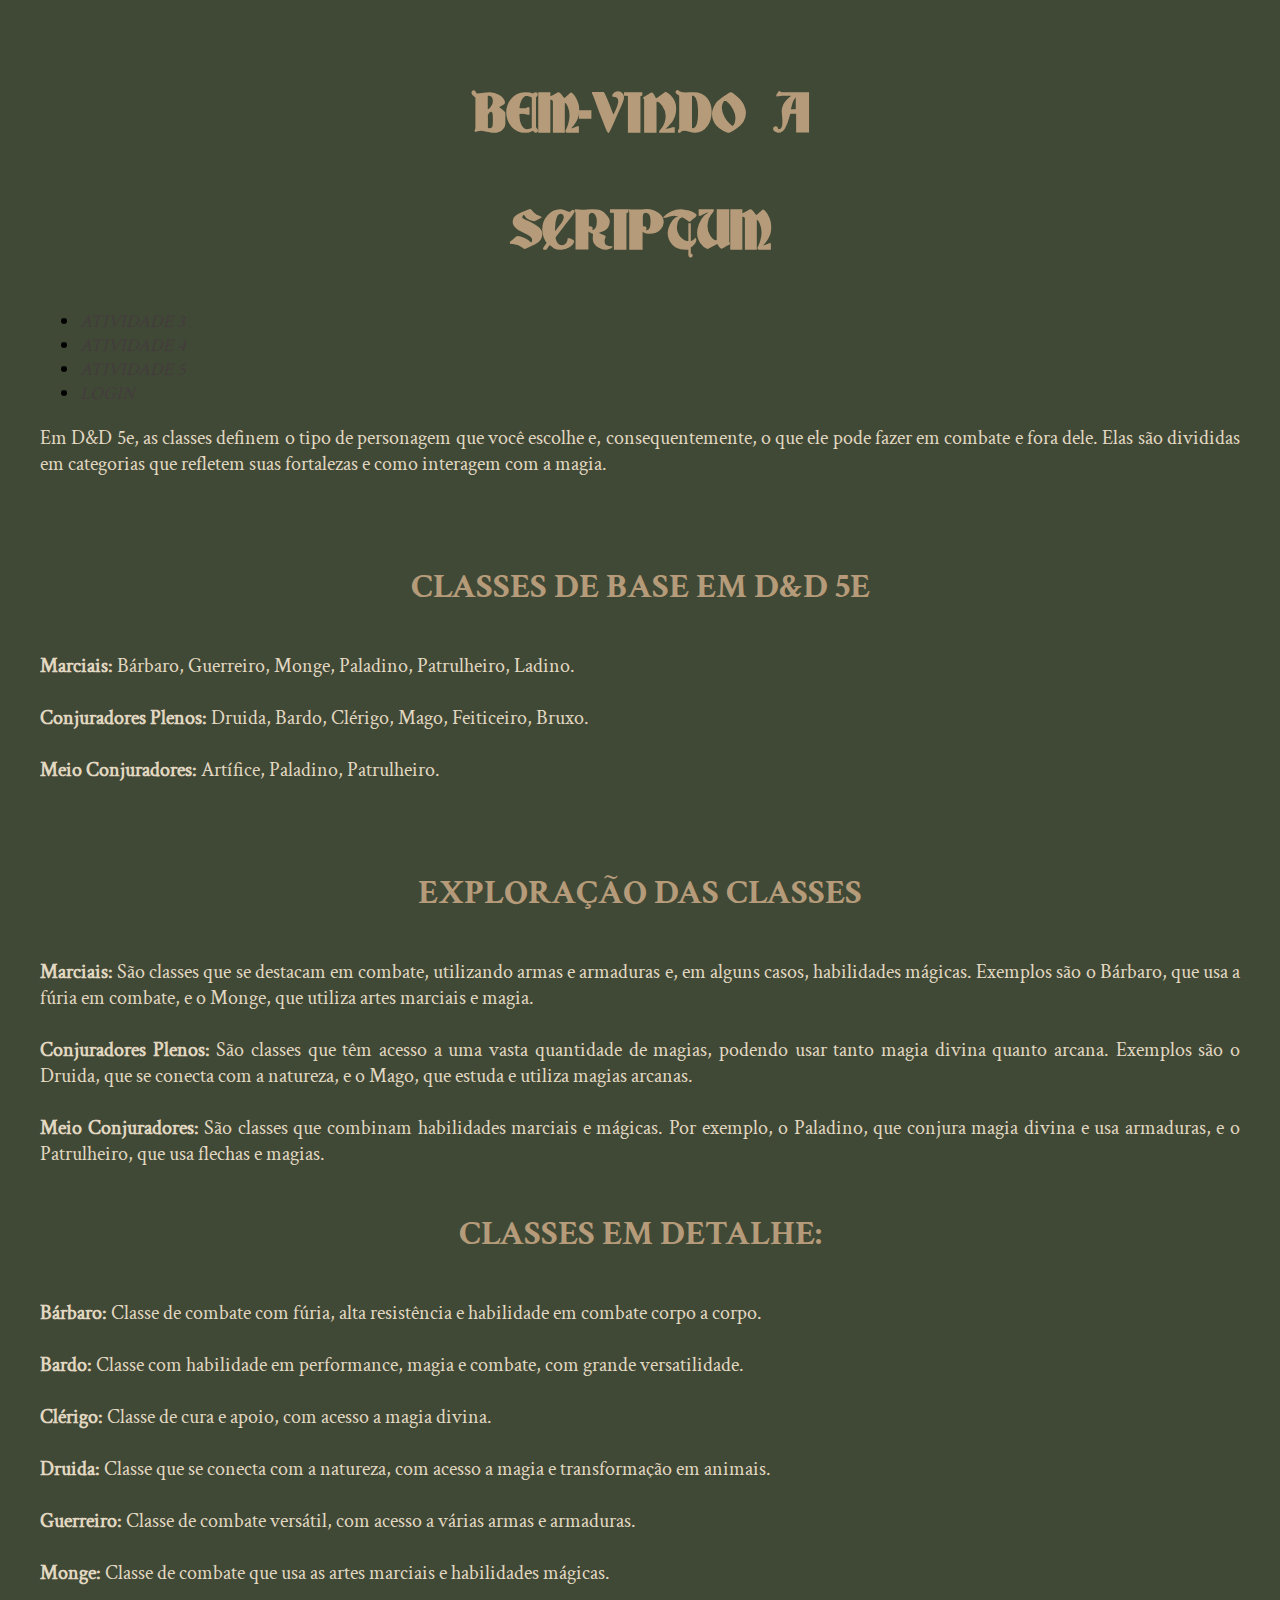
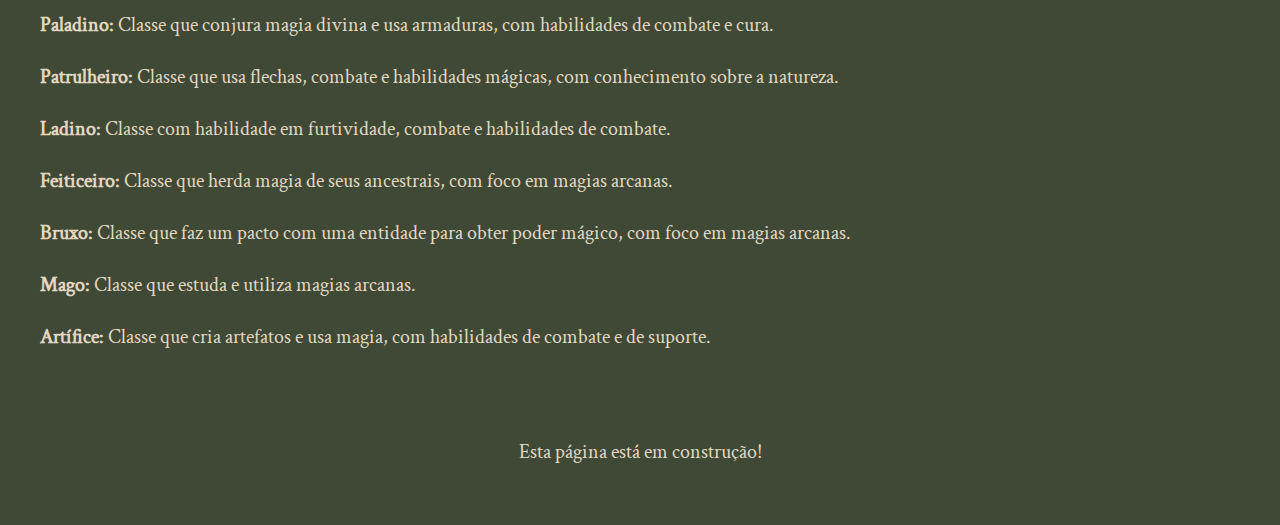
<file: index.html>
<!DOCTYPE html>
<html lang="en">
<head>
    <meta charset="UTF-8">
    <meta name="viewport" content="width=device-width, initial-scale=1.0">

    <!-- Link para o CSS Global -->
    <link href="./infrastructure/assets/css/global/style.css" rel="stylesheet">

    <!-- Link para o CSS de index -->
    <link href="./infrastructure/assets/css/global/index.css" rel="stylesheet">

    <!-- Tag para carregar o favicon -->
    <link rel="shortcut icon" href="infrastructure/assets/icons/old-book.ico" type="image/x-icon">

    <title>prgweb</title>
</head>
<body>

    <div class="interface">
        <div>
            <header>
            <!-- Título da página principal -->
                <h1> Bem-Vindo a </h1>
                <h1> Scriptum </h1>
            </header>
            <nav id="menu">
                <ul>
                    <!-- Link para a página da atividade 3 -->
                    <li><a class="link" target="_blank" href="./infrastructure/pages/atividade-3.html"> ATIVIDADE 3 </a></li>
                    <!-- Link para a página da atividade 4 -->
                    <li><a class="link" target="_blank" href="./infrastructure/pages/atividade-4.html"> ATIVIDADE 4 </a></li>
                    <!-- Link para a página da atividade 5 -->
                    <li><a class="link" target="_blank" href="./infrastructure/pages/atividade-5.html"> ATIVIDADE 5 </a></li>
                    <!-- Link para a página de login -->
                    <li><a class="link" target="_blank" href="./infrastructure/pages/login.html"> LOGIN </a></li>
                </ul>
            </nav>
        </div>

        <main>
            <section class="center">
                <article>
                    <p>
                        <p>Em D&D 5e, as classes definem o tipo de personagem que você escolhe e, consequentemente, o que ele pode fazer em combate e 
                        fora dele. Elas são divididas em categorias que refletem suas fortalezas e como interagem com a magia.</p>
                    <br>

                    <h2>Classes de Base em D&D 5e</h2>
                        <p><b>Marciais:</b> Bárbaro, Guerreiro, Monge, Paladino, Patrulheiro, Ladino.<br><br>
                        <b>Conjuradores Plenos:</b> Druida, Bardo, Clérigo, Mago, Feiticeiro, Bruxo.<br><br>
                        <b>Meio Conjuradores:</b> Artífice, Paladino, Patrulheiro.</p>
                    <br>

                    <h2>Exploração das Classes</h2>
                        <p>
                        <b>Marciais:</b> São classes que se destacam em combate, utilizando armas e armaduras e, em alguns casos, habilidades mágicas.
                        Exemplos são o Bárbaro, que usa a fúria em combate, e o Monge, que utiliza artes marciais e magia.<br><br>
                        <b>Conjuradores Plenos: </b>São classes que têm acesso a uma vasta quantidade de magias, podendo usar tanto magia divina quanto arcana.
                        Exemplos são o Druida, que se conecta com a natureza, e o Mago, que estuda e utiliza magias arcanas.<br><br>
                        <b>Meio Conjuradores: </b>São classes que combinam habilidades marciais e mágicas. Por exemplo, o Paladino, que conjura magia divina e usa armaduras, e o Patrulheiro, que 
                        usa flechas e magias.<br>
                        </p>

                    <h2>Classes em Detalhe:</h2>
                        <p>
                        <b>Bárbaro: </b>Classe de combate com fúria, alta resistência e habilidade em combate corpo a corpo.<br><br>
                        <b>Bardo: </b>Classe com habilidade em performance, magia e combate, com grande versatilidade.<br><br>
                        <b>Clérigo: </b>Classe de cura e apoio, com acesso a magia divina.<br><br>
                        <b>Druida: </b>Classe que se conecta com a natureza, com acesso a magia e transformação em animais.<br><br>
                        <b>Guerreiro: </b>Classe de combate versátil, com acesso a várias armas e armaduras.<br><br>
                        <b>Monge: </b>Classe de combate que usa as artes marciais e habilidades mágicas.<br><br>
                        <b>Paladino: </b>Classe que conjura magia divina e usa armaduras, com habilidades de combate e cura.<br><br>
                        <b>Patrulheiro: </b>Classe que usa flechas, combate e habilidades mágicas, com conhecimento sobre a natureza.<br><br>
                        <b>Ladino: </b>Classe com habilidade em furtividade, combate e habilidades de combate.<br><br>
                        <b>Feiticeiro: </b>Classe que herda magia de seus ancestrais, com foco em magias arcanas.<br><br>
                        <b>Bruxo:</b> Classe que faz um pacto com uma entidade para obter poder mágico, com foco em magias arcanas.<br><br>
                        <b>Mago: </b>Classe que estuda e utiliza magias arcanas.<br><br>
                        <b>Artífice: </b>Classe que cria artefatos e usa magia, com habilidades de combate e de suporte.<br><br>
                        </p>

                    </p>
                </article>
            </section>
        </main>
    </div>

    </div>
    <br>
        <footer>
            <p class="center">
                Esta página está em construção!
            </p>
        </footer>
    </div>

</body>
</html>
</file>
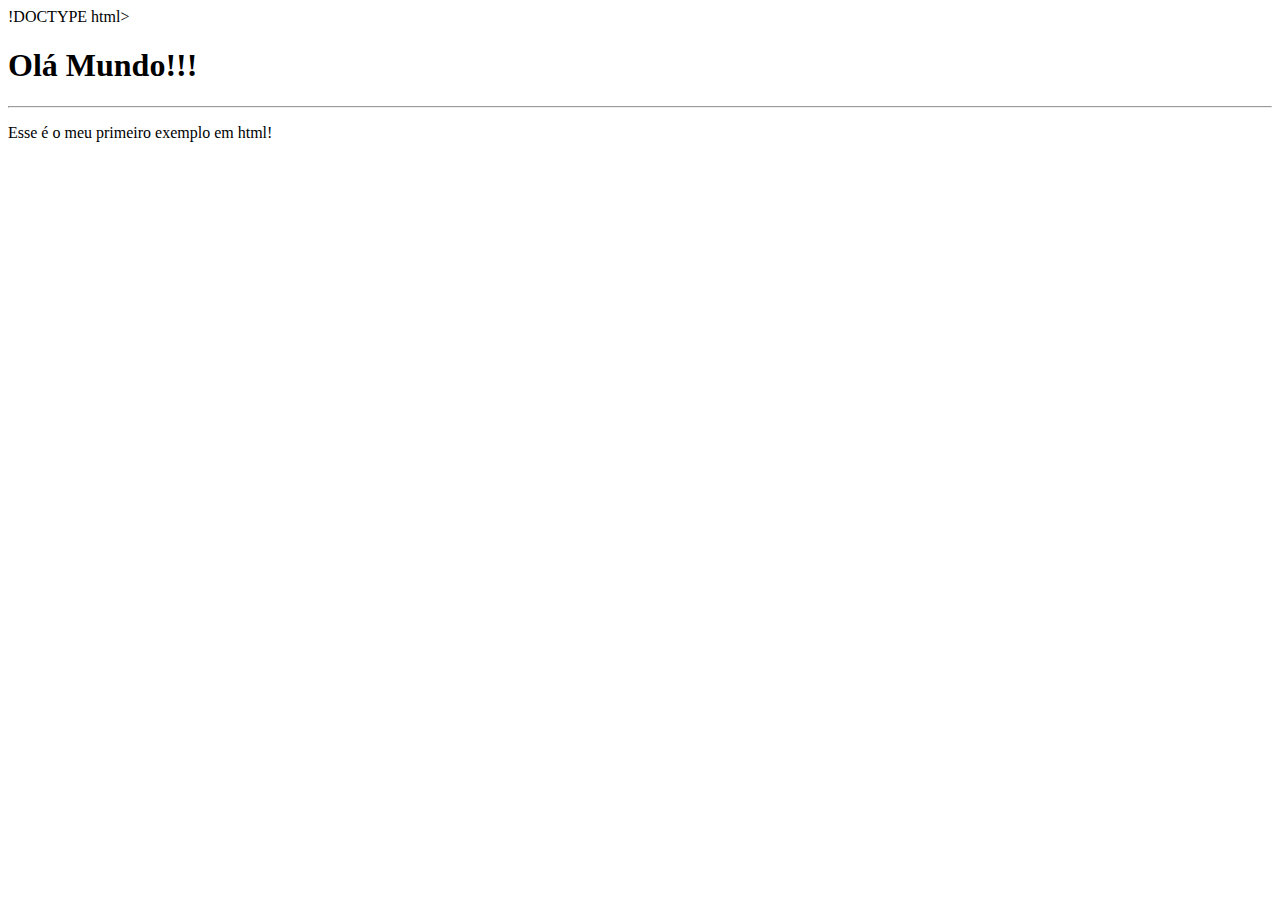
<file: exercicios/index.html>
!DOCTYPE html>
<html lang="en">
<head>
    <meta charset="UTF-8">
    <meta name="viewport" content="width=device-width, initial-scale=1.0">
    <title>Document</title>
</head>
<body>
    <h1> Olá Mundo!!! </h1>
    <hr>
    <p> Esse é o meu primeiro exemplo em html! </p>
</body>
</html>
</file>
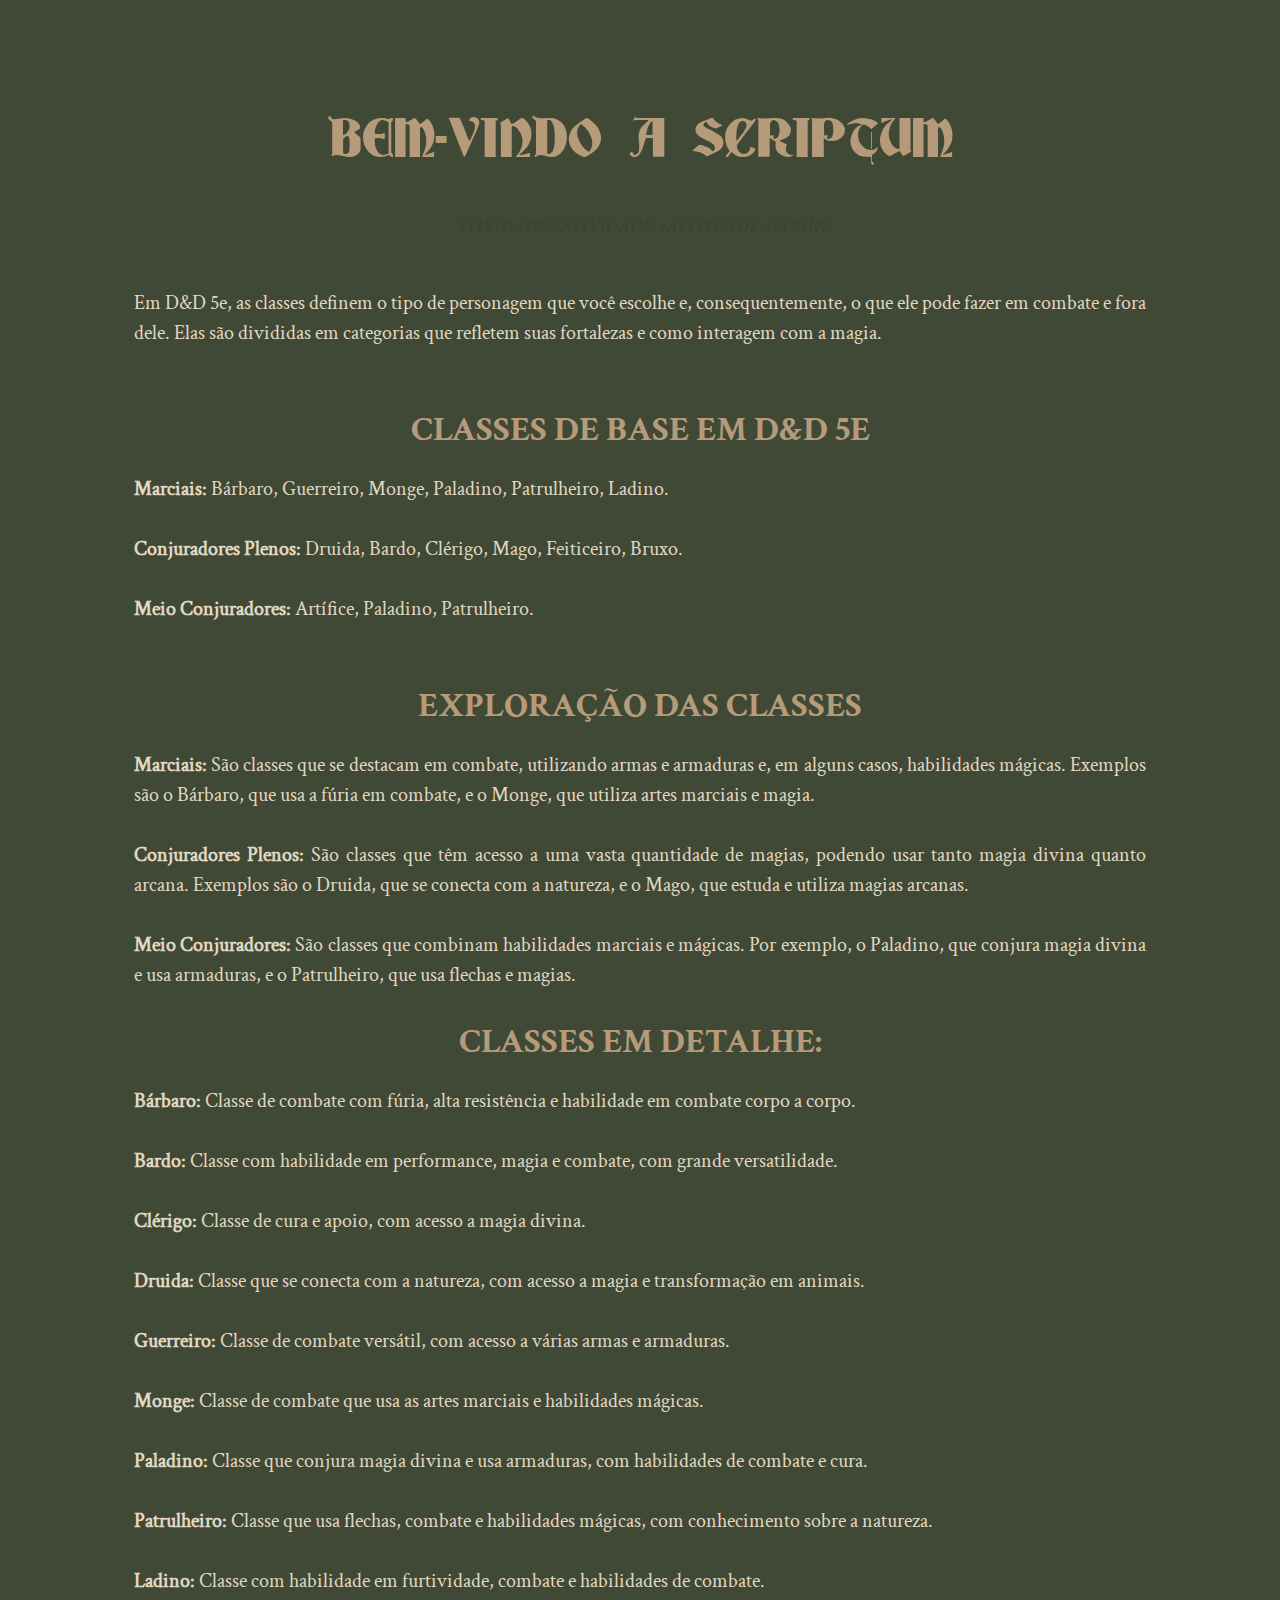
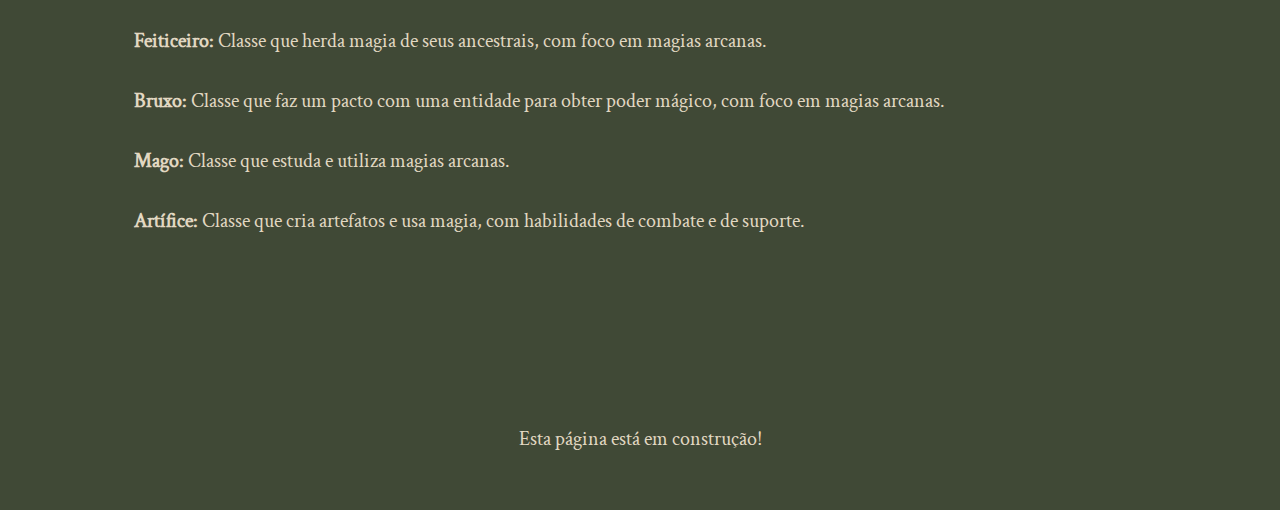
<file: infrastructure/pages/index.html>
<!DOCTYPE html>
<html lang="en">
<head>
    <meta charset="UTF-8">
    <meta name="viewport" content="width=device-width, initial-scale=1.0">

    <!-- CSS do Bootstrap -->
    <link href="https://cdn.jsdelivr.net/npm/bootstrap@5.3.3/dist/css/bootstrap.min.css" rel="stylesheet">

    <!-- JS do Bootstrap -->
    <script src="https://cdn.jsdelivr.net/npm/bootstrap@5.3.3/dist/js/bootstrap.bundle.min.js"></script>

    <!-- Link para o CSS Global -->
    <link href="../assets/css/global/style.css" rel="stylesheet">

    <!-- Link para o CSS de index -->
    <link href="../assets/css/global/index.css" rel="stylesheet">

    <!-- Tag para carregar o favicon -->
    <link rel="shortcut icon" href="../assets/icons/old-book.ico" type="image/x-icon">

    <title>prgweb</title>
</head>
<body>

    <div class="container mt-4">
        <div>
            <header class="text-center mb-4">
                <!-- Título da página principal -->
                <h1> Bem-Vindo a Scriptum </h1>
            </header>
            <nav id="menu">
                <ul class="nav justify-content-center">
                    <!-- Link para a página da atividade 3 -->
                    <li class="nav-item"><a class="link" target="_blank" href="./atividade-3.html"> ATIVIDADE 3 </a></li>
                    <!-- Link para a página da atividade 4 -->
                    <li class="nav-item"><a class="link" target="_blank" href="./atividade-4.html"> ATIVIDADE 4 </a></li>
                    <!-- Link para a página da atividade 5 -->
                    <li class="nav-item"><a class="link" target="_blank" href="./atividade-5.html"> ATIVIDADE 5 </a></li>
                    <!-- Link para a página de login -->
                    <li class="nav-item"><a class="link" target="_blank" href="./login.html"> LOGIN </a></li>
                </ul>
            </nav>
        </div>

        <main class="container">
            <section class="center">
                <article>
                    <p>
                        <p>Em D&D 5e, as classes definem o tipo de personagem que você escolhe e, consequentemente, o que ele pode fazer em combate e 
                        fora dele. Elas são divididas em categorias que refletem suas fortalezas e como interagem com a magia.</p>
                    <br>

                    <h2>Classes de Base em D&D 5e</h2>
                        <p><b>Marciais:</b> Bárbaro, Guerreiro, Monge, Paladino, Patrulheiro, Ladino.<br><br>
                        <b>Conjuradores Plenos:</b> Druida, Bardo, Clérigo, Mago, Feiticeiro, Bruxo.<br><br>
                        <b>Meio Conjuradores:</b> Artífice, Paladino, Patrulheiro.</p>
                    <br>

                    <h2>Exploração das Classes</h2>
                        <p>
                        <b>Marciais:</b> São classes que se destacam em combate, utilizando armas e armaduras e, em alguns casos, habilidades mágicas.
                        Exemplos são o Bárbaro, que usa a fúria em combate, e o Monge, que utiliza artes marciais e magia.<br><br>
                        <b>Conjuradores Plenos: </b>São classes que têm acesso a uma vasta quantidade de magias, podendo usar tanto magia divina quanto arcana.
                        Exemplos são o Druida, que se conecta com a natureza, e o Mago, que estuda e utiliza magias arcanas.<br><br>
                        <b>Meio Conjuradores: </b>São classes que combinam habilidades marciais e mágicas. Por exemplo, o Paladino, que conjura magia divina e usa armaduras, e o Patrulheiro, que 
                        usa flechas e magias.<br>
                        </p>

                    <h2>Classes em Detalhe:</h2>
                        <p>
                        <b>Bárbaro: </b>Classe de combate com fúria, alta resistência e habilidade em combate corpo a corpo.<br><br>
                        <b>Bardo: </b>Classe com habilidade em performance, magia e combate, com grande versatilidade.<br><br>
                        <b>Clérigo: </b>Classe de cura e apoio, com acesso a magia divina.<br><br>
                        <b>Druida: </b>Classe que se conecta com a natureza, com acesso a magia e transformação em animais.<br><br>
                        <b>Guerreiro: </b>Classe de combate versátil, com acesso a várias armas e armaduras.<br><br>
                        <b>Monge: </b>Classe de combate que usa as artes marciais e habilidades mágicas.<br><br>
                        <b>Paladino: </b>Classe que conjura magia divina e usa armaduras, com habilidades de combate e cura.<br><br>
                        <b>Patrulheiro: </b>Classe que usa flechas, combate e habilidades mágicas, com conhecimento sobre a natureza.<br><br>
                        <b>Ladino: </b>Classe com habilidade em furtividade, combate e habilidades de combate.<br><br>
                        <b>Feiticeiro: </b>Classe que herda magia de seus ancestrais, com foco em magias arcanas.<br><br>
                        <b>Bruxo:</b> Classe que faz um pacto com uma entidade para obter poder mágico, com foco em magias arcanas.<br><br>
                        <b>Mago: </b>Classe que estuda e utiliza magias arcanas.<br><br>
                        <b>Artífice: </b>Classe que cria artefatos e usa magia, com habilidades de combate e de suporte.<br><br>
                        </p>

                    </p>
                </article>
            </section>
        </main>
    </div>

    </div>
    <br>
        <footer class="text-center mt-5">
            <p class="center">
                Esta página está em construção!
            </p>
        </footer>
    </div>

</body>
</html>
</file>
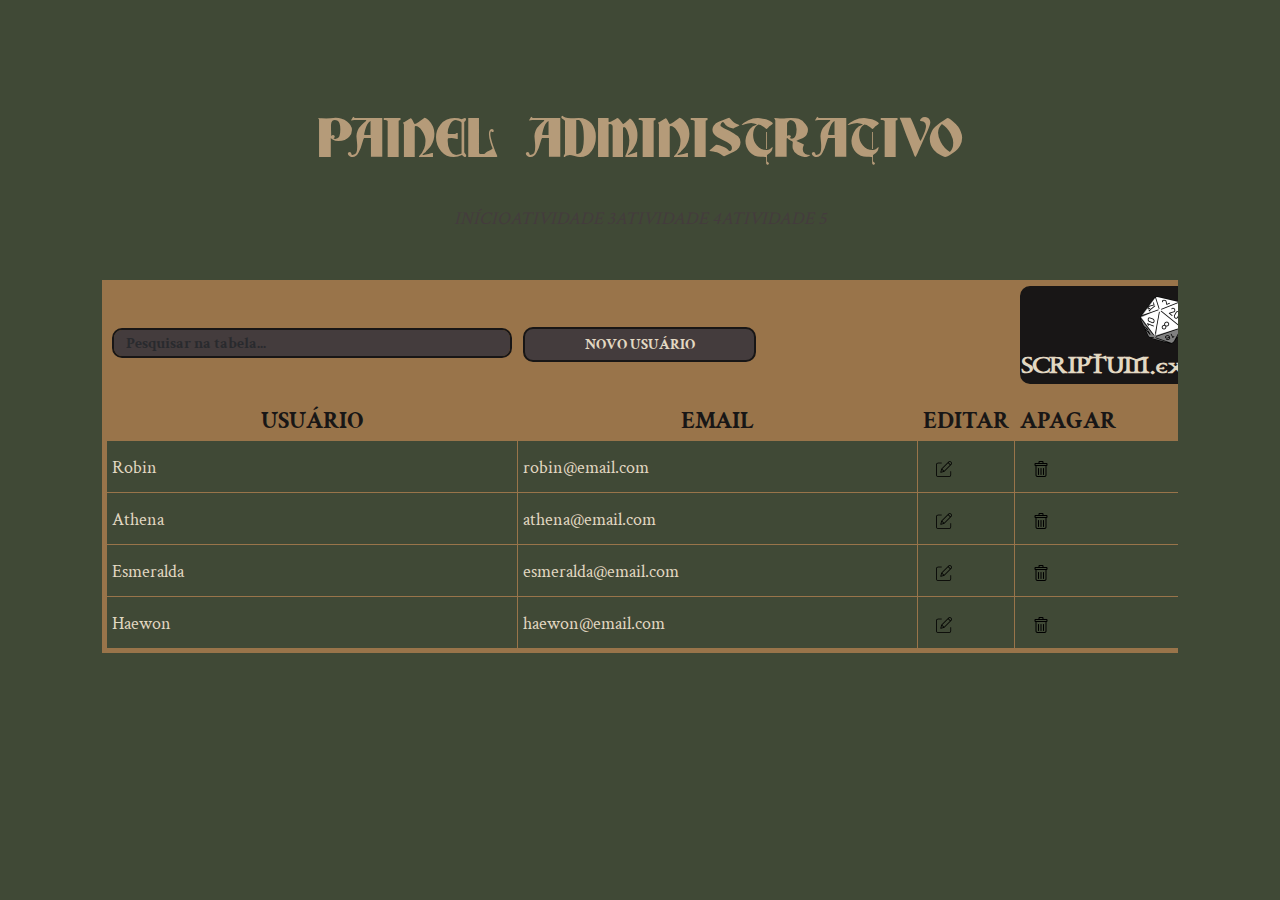
<file: infrastructure/pages/admin.html>
<!DOCTYPE html>
<html lang="en">
<head>
    <meta charset="UTF-8">
    <meta name="viewport" content="width=device-width, initial-scale=1.0">

    <!-- CSS do Bootstrap -->
    <link href="https://cdn.jsdelivr.net/npm/bootstrap@5.3.3/dist/css/bootstrap.min.css" rel="stylesheet">

    <!-- JS do Bootstrap -->
    <script src="https://cdn.jsdelivr.net/npm/bootstrap@5.3.3/dist/js/bootstrap.bundle.min.js"></script>

    <!-- Link para o CSS Global -->
    <link href="../assets/css/global/style.css" rel="stylesheet">

    <!-- Link para o CSS de index -->
    <link href="../assets/css/global/index.css" rel="stylesheet">

    <!-- Tag para carregar o favicon -->
    <link rel="shortcut icon" href="../assets/icons/old-book.ico" type="image/x-icon">

    <title>Admin</title>
</head>

<body>
    <div class="container">
    <header class="p-4 rounded text-center mb-4">
        <!-- Título da página principal -->
            <h1 class="mb-3"> PAINEL ADMINISTRATIVO </h1>
            <nav id="menu">
            <ul class="nav justify-content-center">
                <!-- Link para a página inicial -->
                <li class="nav-item"><a class="link" target="_blank" href="./index.html"> INÍCIO </a></li>
                <!-- Link para a página da atividade 3 -->
                <li class="nav-item"><a class="link" target="_blank" href="./atividade-3.html"> ATIVIDADE 3 </a></li>
                <!-- Link para a página da atividade 4 -->
                <li class="nav-item"><a class="link" target="_blank" href="./atividade-4.html"> ATIVIDADE 4 </a></li>
                <!-- Link para a página da atividade 5 -->
                <li class="nav-item"><a class="link" target="_blank" href="./atividade-5.html"> ATIVIDADE 5 </a></li>
            </ul>
        </nav>
    </header>

  <br><br>
  <div class="table-responsive">
  <table class="table-bordered table-striped align-middle">
    <thead>
        <th>
            <input class="center form-control" type="text" id="barraPesquisa" placeholder="Pesquisar na tabela...">
        </th>
        <th>
            <button class="btn_cad btn-success">NOVO USUÁRIO</button>
        </th>
        <th></th>
        <th>
          <div class="">
            <p class="forsign">
              <img src="../assets/images/dice-logo.png">
              SCRIPTUM.exe
          <p>
          </div>
        </th>
        <tr>
            <th class="center">USUÁRIO</th>
            <th class="center">EMAIL</th>
            <th>EDITAR</th>
            <th>APAGAR</th>
        </tr>
    </thead>

    <tbody>

    <tr>
      <td>Robin</td>
      <td>robin@email.com</td>
      <td>
        <button class="btn">
            <img src="../assets/images/editar.png" alt="editar">
        </button>
      </td>
      <td>
        <button class="btn">
            <img src="../assets/images/lixeira.png" alt="apagar">
        </button>
      </td>
    </tr>
    
    <tr>
      <td>Athena</td>
      <td>athena@email.com</td>
      <td>
        <button class="btn">
            <img src="../assets/images/editar.png" alt="editar">
        </button>
      </td>
      <td>
        <button class="btn">
            <img src="../assets/images/lixeira.png" alt="apagar">
        </button>
      </td>
    </tr>

    <tr>
      <td>Esmeralda</td>
      <td>esmeralda@email.com</td>
      <td>
        <button class="btn">
            <img src="../assets/images/editar.png" alt="editar">
        </button>
      </td>
      <td>
        <button class="btn">
            <img src="../assets/images/lixeira.png" alt="apagar">
        </button>
      </td>
    </tr>

    <tr>
      <td>Haewon</td>
      <td>haewon@email.com</td>
      <td>
        <button class="btn">
            <img src="../assets/images/editar.png" alt="editar">
        </button>
      </td>
      <td>
        <button class="btn">
            <img src="../assets/images/lixeira.png" alt="apagar">
        </button>
      </td>
    </tr>

    </tbody>

  </table>
  </div>
  </div>

</body>
</html>
</file>
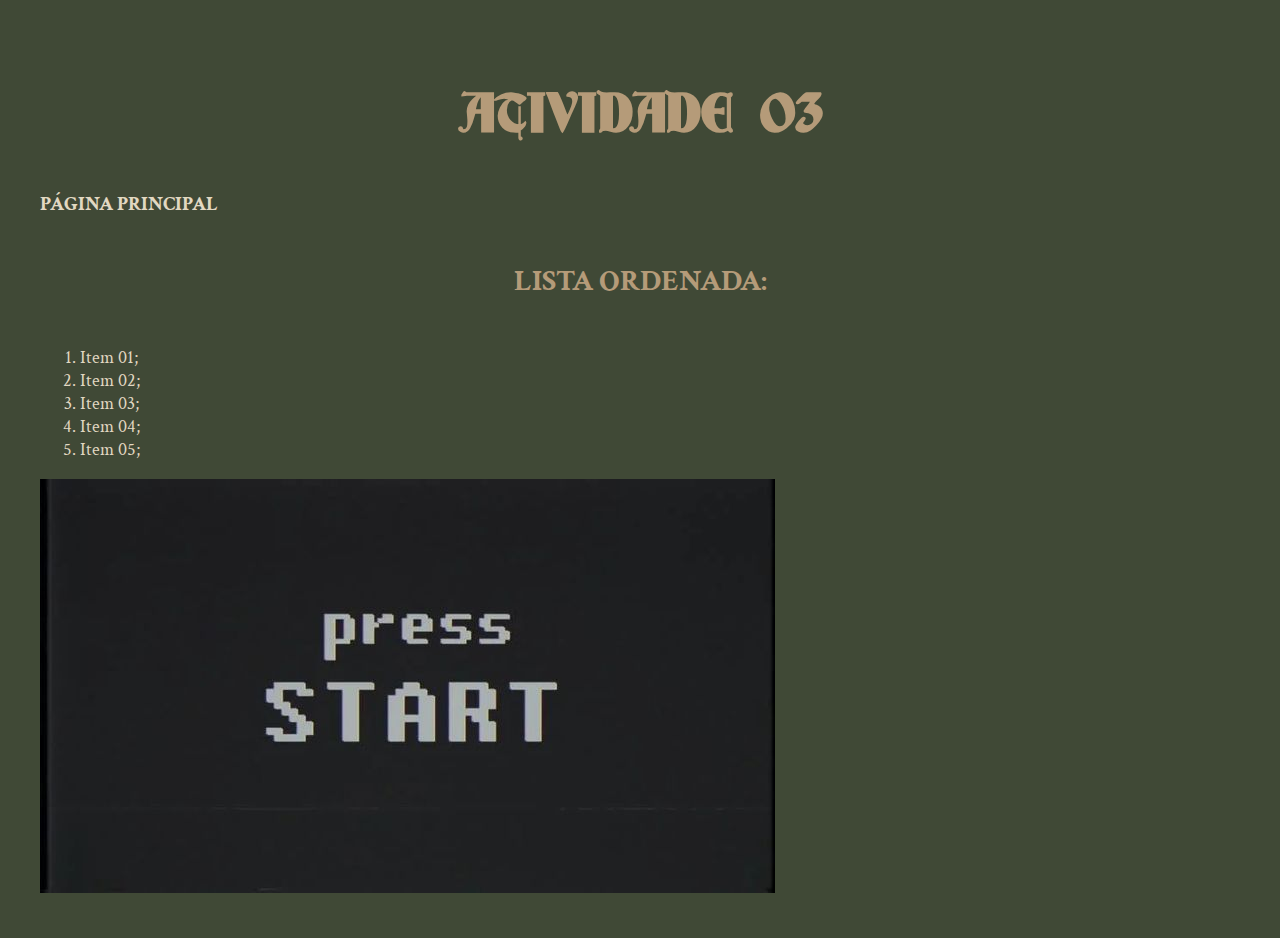
<file: infrastructure/pages/atividade-3.html>
<!DOCTYPE html>
<html lang="en">
<head>
    <meta charset="UTF-8">
    <meta name="viewport" content="width=device-width, initial-scale=1.0">

    <!-- Link para o CSS Global -->
    <link href="../assets/css/global/style.css" rel="stylesheet">

    <!-- Tag para carregar o favicon -->
    <link rel="shortcut icon" href="../assets/icons/old-book.ico" type="image/x-icon">

    <title>prgweb</title>
</head>
<body>
    
    <!-- Título da página atividade-3 -->
    <h1>ATIVIDADE 03 </h1>

    <!-- Link que leva a página index.html -->
    <p> </p>
    <a target="_blank" href="../../index.html"> PÁGINA PRINCIPAL </a>

    <!-- Abrindo uma Lista Ordenada --> 
    <h3> LISTA ORDENADA: </h3>
    <div class="l">
    <ol>
        <li>Item 01;</li>
        <li>Item 02;</li>
        <li>Item 03;</li>
        <li>Item 04;</li>
        <li>Item 05;</li>
    </ol>
    </div>

    <!-- Carregando imagens -->
    <picture class="center">
        <source media="(max-width: 500px)" srcset="../assets/images/press-start-medium.jpg" type="image/jpg">
        <source media="(max-width: 300px)" srcset="../assets/images/press-start-small.jpg" type="image/jpg">
        <img src="../assets/images/press-start.jpg" alt="PRESS START">
    </picture>

</body>
</html>
</file>
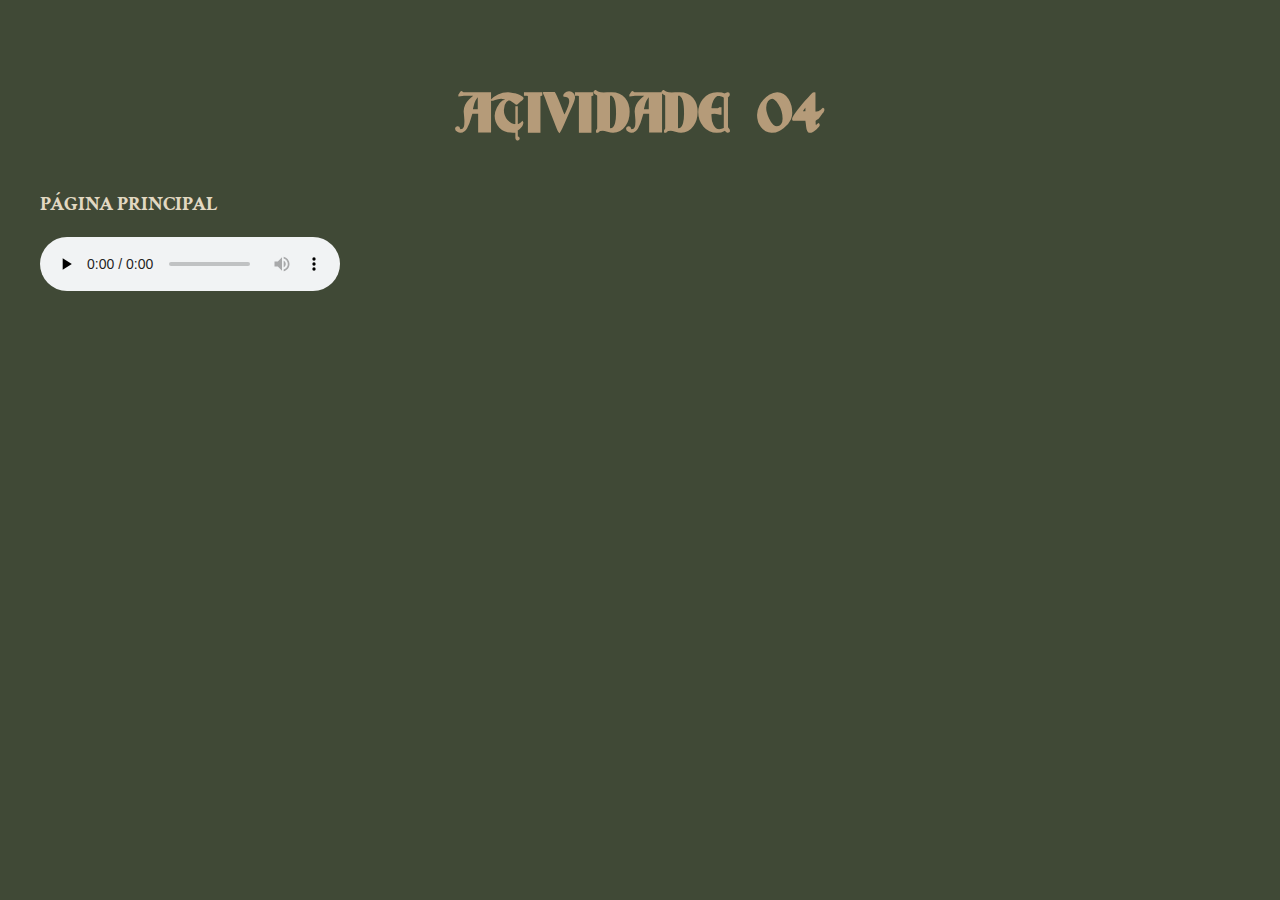
<file: infrastructure/pages/atividade-4.html>
<!DOCTYPE html>
<html lang="en">
<head>
    <meta charset="UTF-8">
    <meta name="viewport" content="width=device-width, initial-scale=1.0">

    <!-- Link para o CSS -->
    <link href="../assets/css/global/style.css" rel="stylesheet">

    <!-- Tag para carregar o favicon -->
    <link rel="shortcut icon" href="../assets/icons/old-book.ico" type="image/x-icon">

    <title>Document</title>
</head>
<body>
    
    <!-- Título da página atividade-4 -->
    <h1>ATIVIDADE 04 </h1>

    <!-- Link que leva a página index.html -->
    <p> </p>
    <a target="_blank" href="../../index.html"> PÁGINA PRINCIPAL </a>
    <p> </p>

    <!-- Carregando o aúdio --> 
    <audio preload="none" controls autoplay>
        <source src="../assets/sounds/Valorant Lobby Main Menu - Official Theme - Episode 1 (MP3).mp3" type="audio/mp3">
    </audio>

    <!-- Quebras de linha --> 
    <br><br><br>

    <!-- Carregando o link de vídeo --> 
    <iframe width="560" height="315"
    src="https://www.youtube.com/embed/txb2EmMGDfY?si=PIhZ67yCjkC6AW9g"
    title="YouTube video player" frameborder="0" allow="accelerometer;
    autoplay; clipboard-write; encrypted-media; gyroscope; picture-in-picture;
    web-share" referrerpolicy="strict-origin-when-cross-origin" allowfullscreen>
    </iframe>

</body>
</html>
</file>
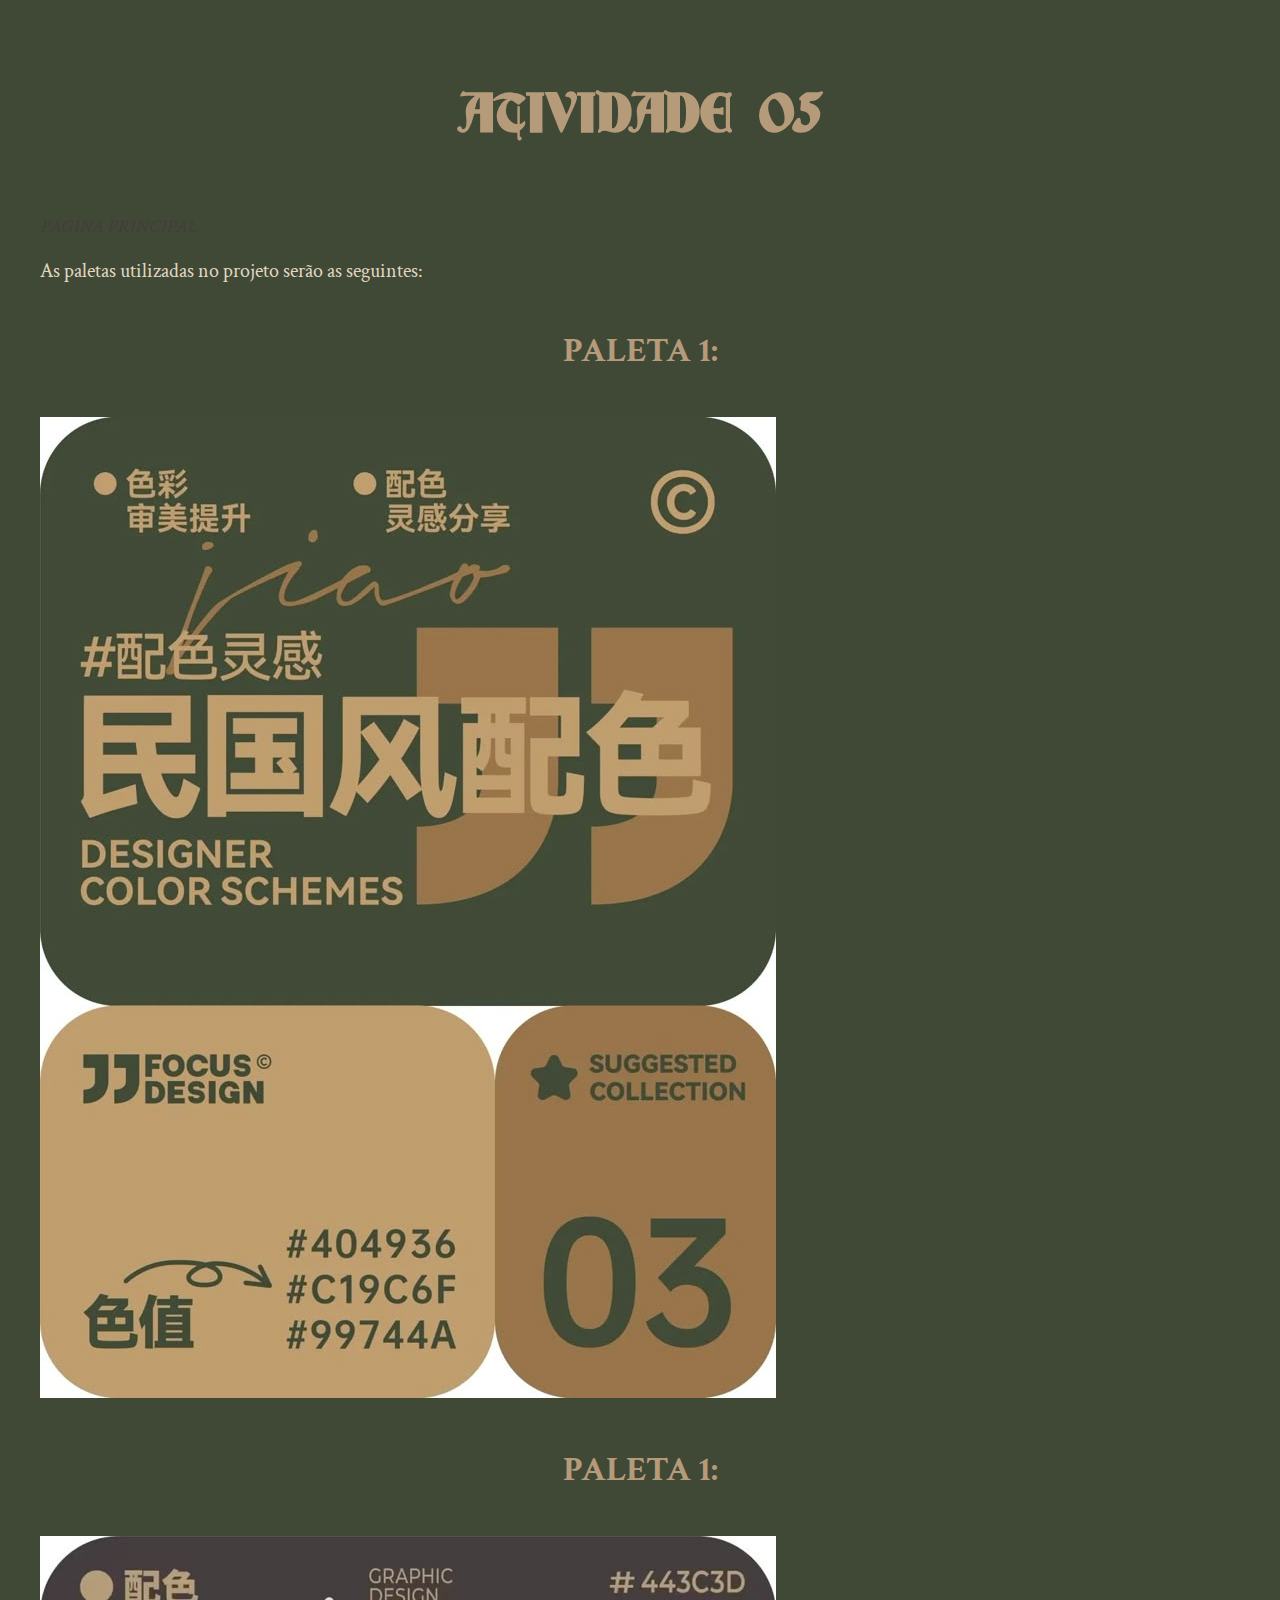
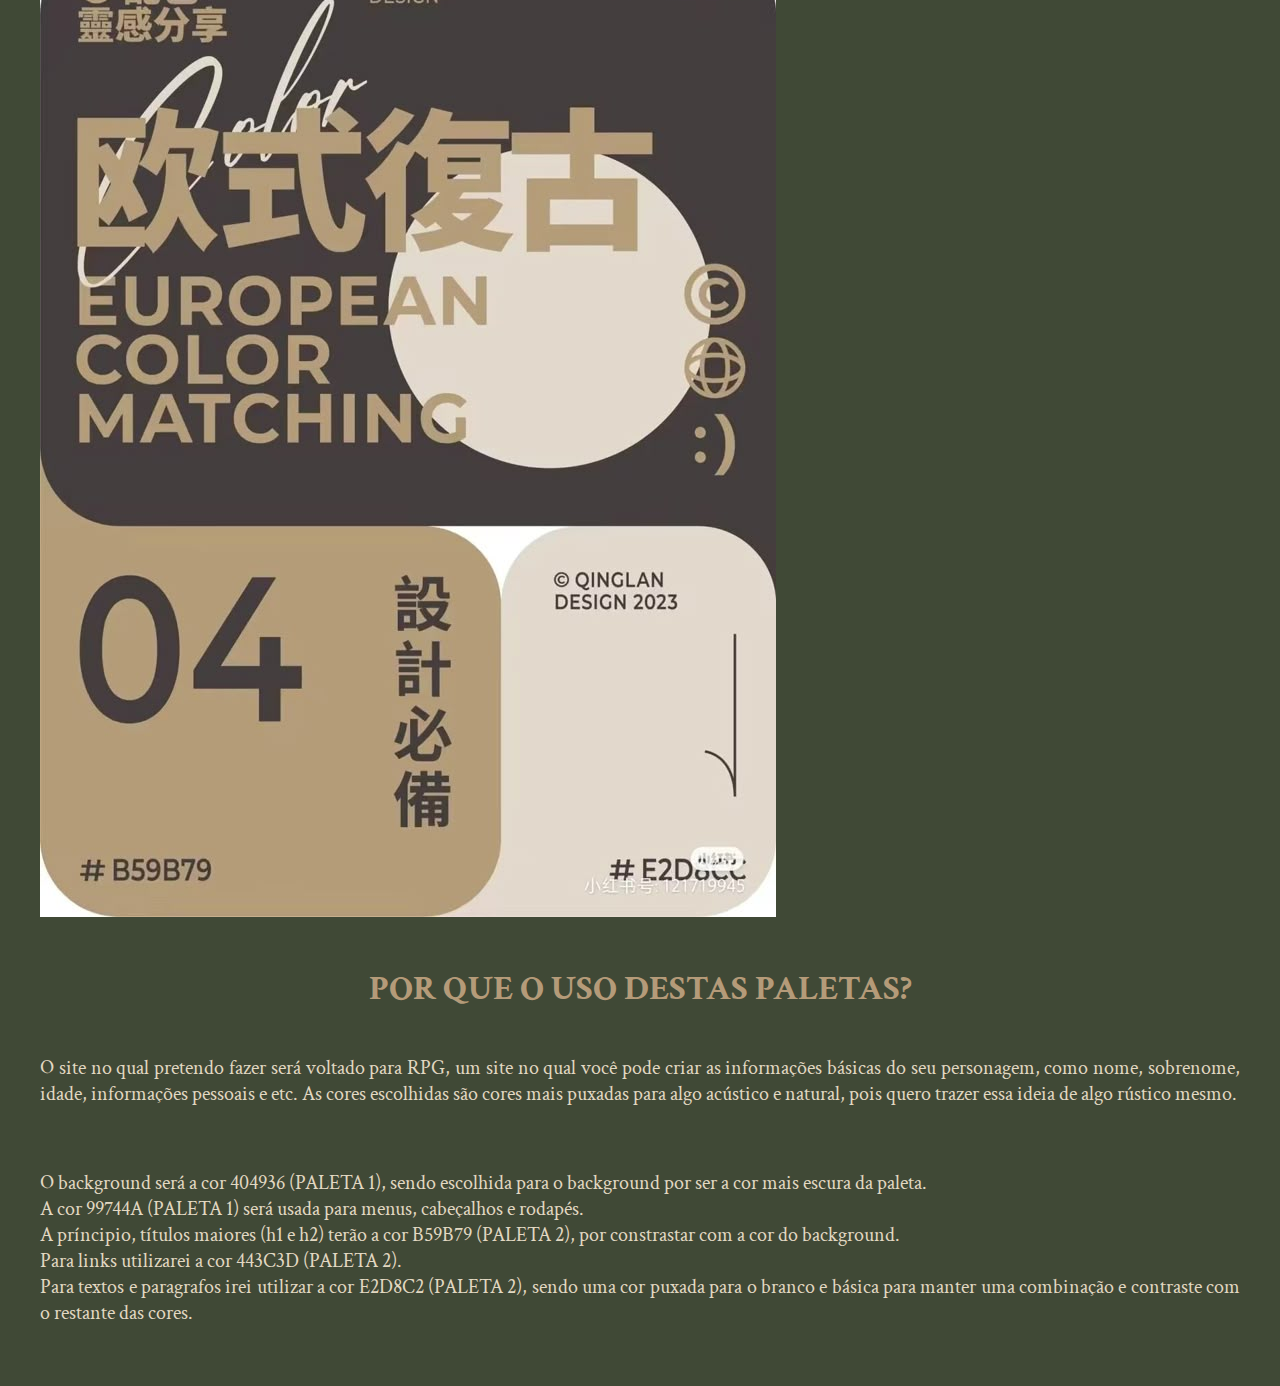
<file: infrastructure/pages/atividade-5.html>
<!DOCTYPE html>
<html lang="en">
<head>
    <meta charset="UTF-8">
    <meta name="viewport" content="width=device-width, initial-scale=1.0">

    <!-- Link para o CSS Global -->
    <link href="../assets/css/global/style.css" rel="stylesheet">

    <!-- Tag para carregar o favicon -->
    <link rel="shortcut icon" href="../assets/icons/old-book.ico" type="image/x-icon">

    <title>prgweb</title>
    
</head>
<body>
    <!-- Título da página atividade-5 -->
    <h1>ATIVIDADE 05 </h1>

    <!-- Link que leva a página index.html -->
    <br>
    <a class="link" target="_blank" href="../../index.html"> PÁGINA PRINCIPAL </a>
    <p> </p>

    <p> As paletas utilizadas no projeto serão as seguintes: </p>
    <!-- Carregando imagem da paleta 1 -->
    <picture>
        <h2> Paleta 1:</h2>
        <source media="(max-width: 536px)" srcset="../assets/images/paleta-1-medium.jpg" type="image/jpg">
        <source media="(max-width: 236px)" srcset="../assets/images/paleta-1-small.jpg" type="image/jpg">
        <img src="../assets/images/paleta-1.jpg" alt="PALETA 1">
    </picture>

    <!-- Carregando imagem da paleta 2 -->  
    <picture>
        <h2> Paleta 1:</h2>
        <source media="(max-width: 536px)" srcset="../assets/images/paleta-2-medium.jpg" type="image/jpg">
        <source media="(max-width: 236px)" srcset="../assets/images/paleta-2-small.jpg" type="image/jpg">
        <img src="../assets/images/paleta-2.jpg" alt="PALETA 2">
    </picture>

    <h2> POR QUE O USO DESTAS PALETAS? </h2>
    <p> O site no qual pretendo fazer será voltado para RPG, um site no qual você pode criar as informações básicas do seu personagem, como nome,
        sobrenome, idade, informações pessoais e etc.
        As cores escolhidas são cores mais puxadas para algo acústico e natural, pois quero trazer essa ideia de algo rústico mesmo.
    </p>
    <br>
    <p>
        O background será a cor 404936 (PALETA 1), sendo escolhida para o background por ser a cor mais escura da paleta.<br>
        A cor 99744A (PALETA 1) será usada para menus, cabeçalhos e rodapés.<br>
        A príncipio, títulos maiores (h1 e h2) terão a cor B59B79 (PALETA 2), por constrastar com a cor do background.<br>
        Para links utilizarei a cor 443C3D (PALETA 2).<br>
        Para textos e paragrafos irei utilizar a cor E2D8C2 (PALETA 2), sendo uma cor puxada para o branco e básica para manter uma combinação e contraste
        com o restante das cores.
    </p>

</body>
</html>
</file>
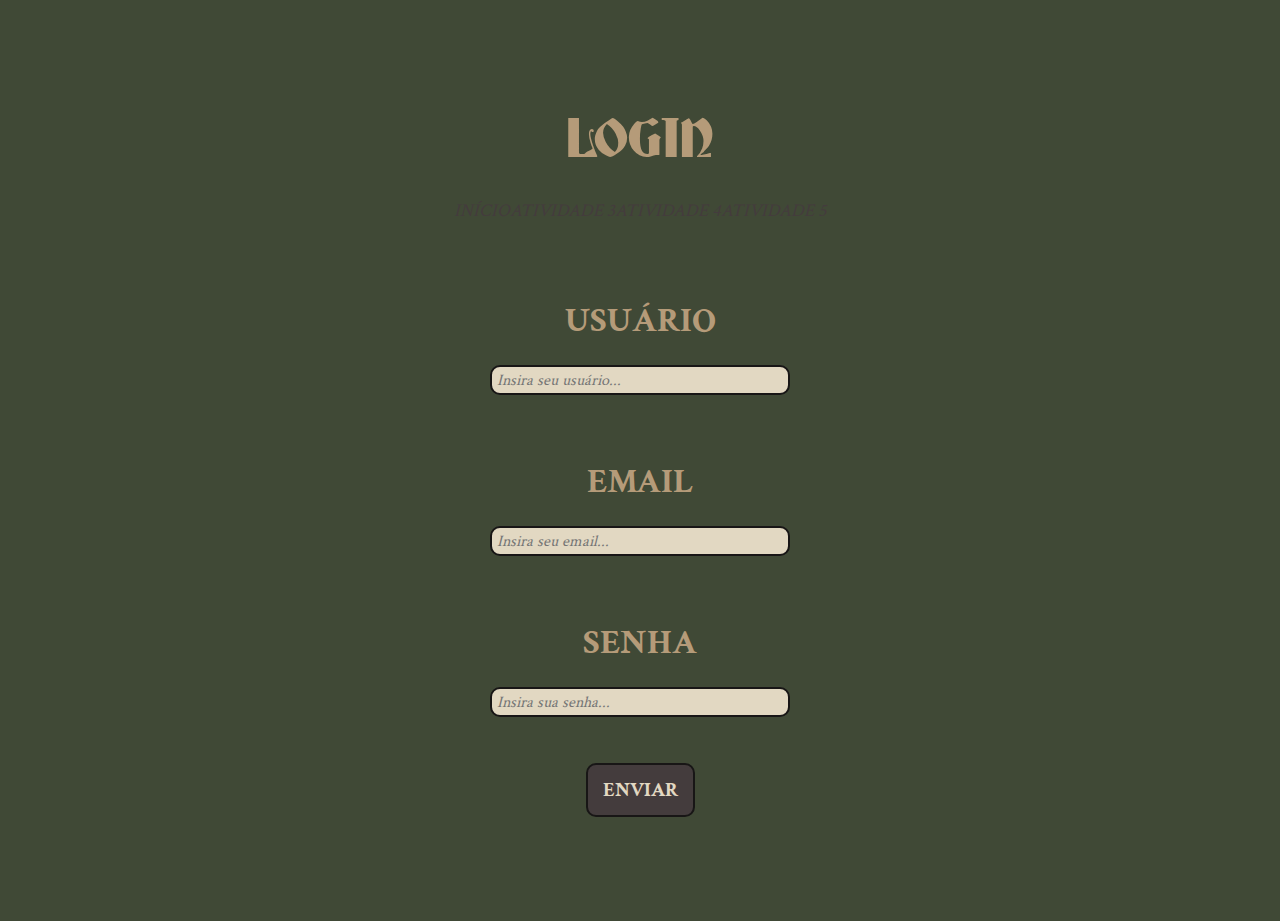
<file: infrastructure/pages/login.html>
<!DOCTYPE html>
<html lang="en">
<head>
    <meta charset="UTF-8">
    <meta name="viewport" content="width=device-width, initial-scale=1.0">

    <!-- CSS do Bootstrap -->
    <link href="https://cdn.jsdelivr.net/npm/bootstrap@5.3.3/dist/css/bootstrap.min.css" rel="stylesheet">

    <!-- JS do Bootstrap -->
    <script src="https://cdn.jsdelivr.net/npm/bootstrap@5.3.3/dist/js/bootstrap.bundle.min.js"></script>

    <!-- Link para o CSS Global -->
    <link href="../assets/css/global/style.css" rel="stylesheet">

    <!-- Link para o CSS de index -->
    <link href="../assets/css/global/index.css" rel="stylesheet">

    <!-- Tag para carregar o favicon -->
    <link rel="shortcut icon" href="../assets/icons/old-book.ico" type="image/x-icon">

    <title>Login</title>
</head>
<body>
    <div class="container mt-4">
    <header class="text-center mb-4">
        <!-- Título da página principal -->
            <h1> LOGIN </h1>
            <nav id="menu">
            <ul class="nav justify-content-center">
                <!-- Link para a página inicial -->
                <li class="nav-item"><a class="link" target="_blank" href="./index.html"> INÍCIO </a></li>
                <!-- Link para a página da atividade 3 -->
                <li class="nav-item"><a class="link" target="_blank" href="./infrastructure/pages/atividade-3.html"> ATIVIDADE 3 </a></li>
                <!-- Link para a página da atividade 4 -->
                <li class="nav-item"><a class="link" target="_blank" href="./infrastructure/pages/atividade-4.html"> ATIVIDADE 4 </a></li>
                <!-- Link para a página da atividade 5 -->
                <li class="nav-item"><a class="link" target="_blank" href="./infrastructure/pages/atividade-5.html"> ATIVIDADE 5 </a></li>
            </ul>
        </nav>
    </header>
    <div class="container">
        <main class="center d-flex justify-content-center">
            <form action="" method="post">
                <div class="mb-3">
                    <label class="forlabel" for="usuario">USUÁRIO</label><br>
                    <input class="forinputs" type="text" id="usuario" name="usuario" placeholder="Insira seu usuário..." required ><br><br>
                </div>
                <div class="mb-3">
                    <label class="forlabel" for="email">EMAIL</label><br>
                    <input class="forinputs" type="email" id="email" name="email" placeholder="Insira seu email..." required ><br><br>
                </div>
                <div class="mb-3">
                    <label class="forlabel" for="senha">SENHA</label><br>
                    <input class="forinputs" type="password" id="senha" name="senha" placeholder="Insira sua senha..." pattern=".{8,}"
                    title="A senha deve conter 8 dígitos!" required><br><br>
                </div>
                <button type="submit"><a href="./admin.html"> ENVIAR </a></button>
            </form>
        </main>

    </div>
    </div>

</body>
</html>
</file>
<file: infrastructure/assets/css/global/style.css>
@font-face {
    font-family: 'Deutsch_Gothic';
    src: url('../../fonts/deutsch_gothic/Deutsch.ttf') format('truetype');
}

@font-face {
    font-family: 'Crimson_Text_Regular';
    src: url('../../fonts/crimson_text/CrimsonText-Regular.ttf') format('opentype');
}

@font-face {
    font-family: 'Crimson_Text_Bold';
    src: url('../../fonts/crimson_text/CrimsonText-Bold.ttf') format('opentype');
}

@font-face {
    font-family: 'Celtic_Garamond';
    src: url('../../fonts/celtic_garamond/CELTG.TTF') format('opentype');
}

* {
  box-sizing: border-box;
}
  
body {
    background-color: #404936;
    margin: 0;
    width: 100%;
    padding: 0;

}
  
h1 {
    font-family: 'Deutsch_Gothic', monospace;
    text-transform: uppercase;
    color: #B59B79;
    padding: 15px;
    text-align: center;
    font-size: 50px;

}

h2 {
    font-family: 'Crimson_Text_Bold', monospace;
    text-transform: uppercase;
    color: #B59B79;
    padding: 15px;
    text-align: center;
    font-size: 35px;

}

h3 {
    font-family: 'Crimson_Text_Bold', monospace;
    text-transform: uppercase;
    color: #B59B79;
    padding: 15px;
    text-align: center;
    font-size: 30px;

}

a {
    font-family: 'Crimson_Text_Bold', monospace;
    color: #E2D8C2;
    text-decoration: none;

}

p {
    font-family: 'Crimson_Text_Regular', monospace;
    color: #E2D8C2;
    text-align: justify;
    font-size: 20px;

}

.container {
    display: flex;
    flex-direction: row;
    justify-content: center;
    align-items: center;
    flex-wrap: wrap;
    padding: 2rem;

}

.link {
    font-family: 'Crimson_Text_Regular', monospace;
    color: #443C3D;
    text-align: center;
    font-size: 18px;
    font-style: italic;

}

.l {
    font-family: 'Crimson_Text_Regular', monospace;
    color: #E2D8C2;
    text-align: left;
    font-size: 18px;
}

/*Para deixar textos e conteúdos especificos em centralizar. */
.center {
    text-align: center;
    max-width: auto;
    min-width: 400px;

}

/*Estilo para as caixas de texto do formulário.*/
.forlabel {
    font-family: 'Crimson_Text_Bold', monospace;
    text-transform: uppercase;
    color: #B59B79;
    padding: 15px;
    text-align: center;
    font-size: 35px;
}

/*Estilo para titulos especificos ou que se deseja dar destaque sem ser H1/H2. */
.forsign {
    font-family: 'Celtic_Garamond', monospace;
    color:#E2D8C2;
    text-align: right;
    background-color:#181616;
    border: 2px solid #181616;
    border-radius: 10px;

}

/*Estilo para inputs. */
.forinputs {
    font-family: 'Crimson_Text_Regular', monospace;
    font-size: medium;
    font-style: italic;
    background-color: #E2D8C2;
    text-align: left;
    color: #181616;
    border-radius: 10px;
    border: 2px solid #181616;
    width: 300px;
    height: 30px;
    padding: 5px;
    

}

button {
    font-family: 'Crimson_Text_Bold', monospace;
    background-color: #443C3D;
    color: #E2D8C2;
    padding: 10px 15px 10px 15px;
    font-size: 20px;
    border-radius: 5px;
    cursor: pointer;
    transition: background-color 0.3s;
    border: 2px solid #181616;
    border-radius: 10px;

}

/*Efeito ao passar o mouse. */
button:hover {
    background-color: #B59B79;
    color: #443C3D;

}

button:hover a {
    color: #443C3D;
}

table {
    border: 5px solid #99744A;
    border-spacing: 0px;
    margin-left: auto;
    margin-right: auto;

}

tr, td {
    border: 1px solid #99744A;
    font-family: 'Crimson_Text_Regular', monospace;
    color: #E2D8C2;
    font-size: 18px;
    padding-left: 5px;
    padding-bottom: 0px;

}

th {
    background-color: #99744A;
    font-size: 24px;
    color: #181616;
    font-family: 'Crimson_Text_Bold', monospace;
    padding-right: 5px;
    padding-left: 5px;
}

.btn {
    background-color: transparent;
    font-size: 24px;
    cursor: pointer;

}

/*Estilo para barras de pesquisa (por id). */
#barraPesquisa {
    background-color: #443C3D;
    color: #E2D8C2;
    height: 30px;
    border-radius: 10px;
    border: 2px solid #181616;
    width: 60%;
    text-align: left;
}

/*Estilo único para o botão de cadastro da tela admin. */
.btn_cad {
    font-family: 'Crimson_Text_Bold', monospace;
    background-color: #443C3D;
    color: #E2D8C2;
    padding: 5px 5px;
    font-size: 15px;
    border: 2px solid #181616;
    border-radius: 10px;
    cursor: pointer;
    transition: 0.3s;
    margin-top: 0px;
    width: 60%;
    height: 35px;

}

.btn_cad:hover {
    background-color: #B59B79;
    color: #443C3D;

}


/* Estilos para telas pequenas */
@media (min-width: 400px) and (max-width: 600px) {
    body {
        font-size: 12px;
        padding: 0px;
    }

    h1 {
    font-size: 32px;
    }

    h2 {
        font-size: 24px;
    }

    h3 {
        font-size: 20px;
    }

    table{
        width: 50%;
    }

    #form{
        width: 20%;
    }

}

/* Estilos para tablets */
@media (min-width: 601px) and (max-width: 1024px) {
    body {
        font-size: 16px;
        padding: 10px;
        margin: 0;
    }

    h1 {
    font-size: 42px;
    }

    h2 {
        font-size: 34px;
    }

    h3 {
        font-size: 30px;
    }

    table{
        width: 50%;
    }

}

/* Estilos para telas grandes */
@media (min-width: 1025px) {
    body {
        font-size: 20px;
        padding: 40px;
        margin: 0;
    }

}

/* Estilos para telas pequenas — Paisagem (landscape) */
@media (max-width: 400px) and (max-width: 600px) and (orientation: landscape) {
    body {
        font-size: 12px;

    }

    h1 {
    font-size: 32px;
    }

    h2 {
        font-size: 24px;
    }

    h3 {
        font-size: 20px;
    }

    table{
        width: 50%;
    }

}

/* Estilos para tablets — Retrato (portrait) */
@media (min-width: 601px) and (max-width: 1024px) and (orientation: portrait) {
    body {
        font-size: 16px;
    }

    h1 {
    font-size: 42px;
    }

    h2 {
        font-size: 34px;
    }

    h3 {
        font-size: 30px;
    }

    table{
        width: 50%;
    }

}
</file>
<file: infrastructure/assets/css/global/index.css>
.cabecalho {
  background-color: #4B0082;
  color: white;
  padding: 20px;
  text-align: center;
}

/* Conteúdo principal */
.conteudo {
  background-color: white;
  padding: 30px;
  margin: 20px;
  border: 2px solid #ccc;
}

/* Rodapé */
.rodape {
  background-color: #eee;
  text-align: center;
  padding: 10px;
  margin-top: 20px;
}
</file>
